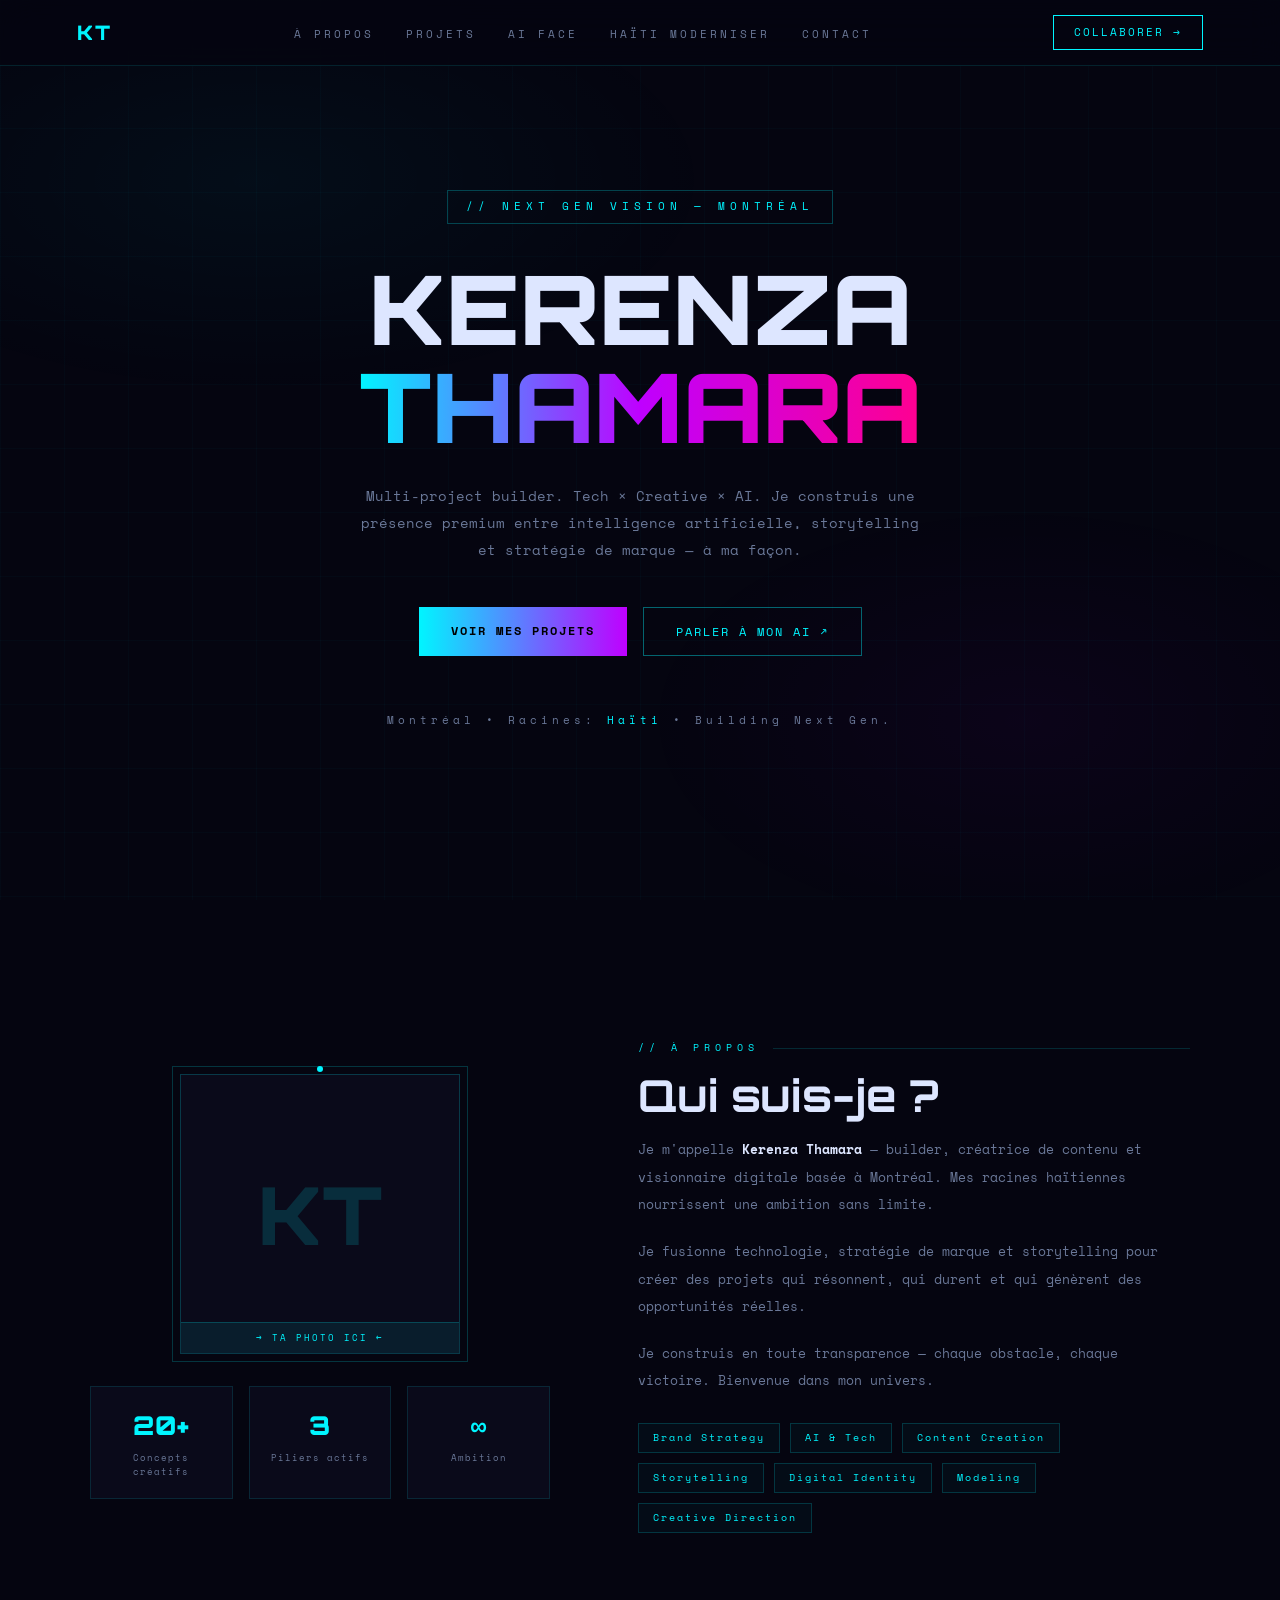
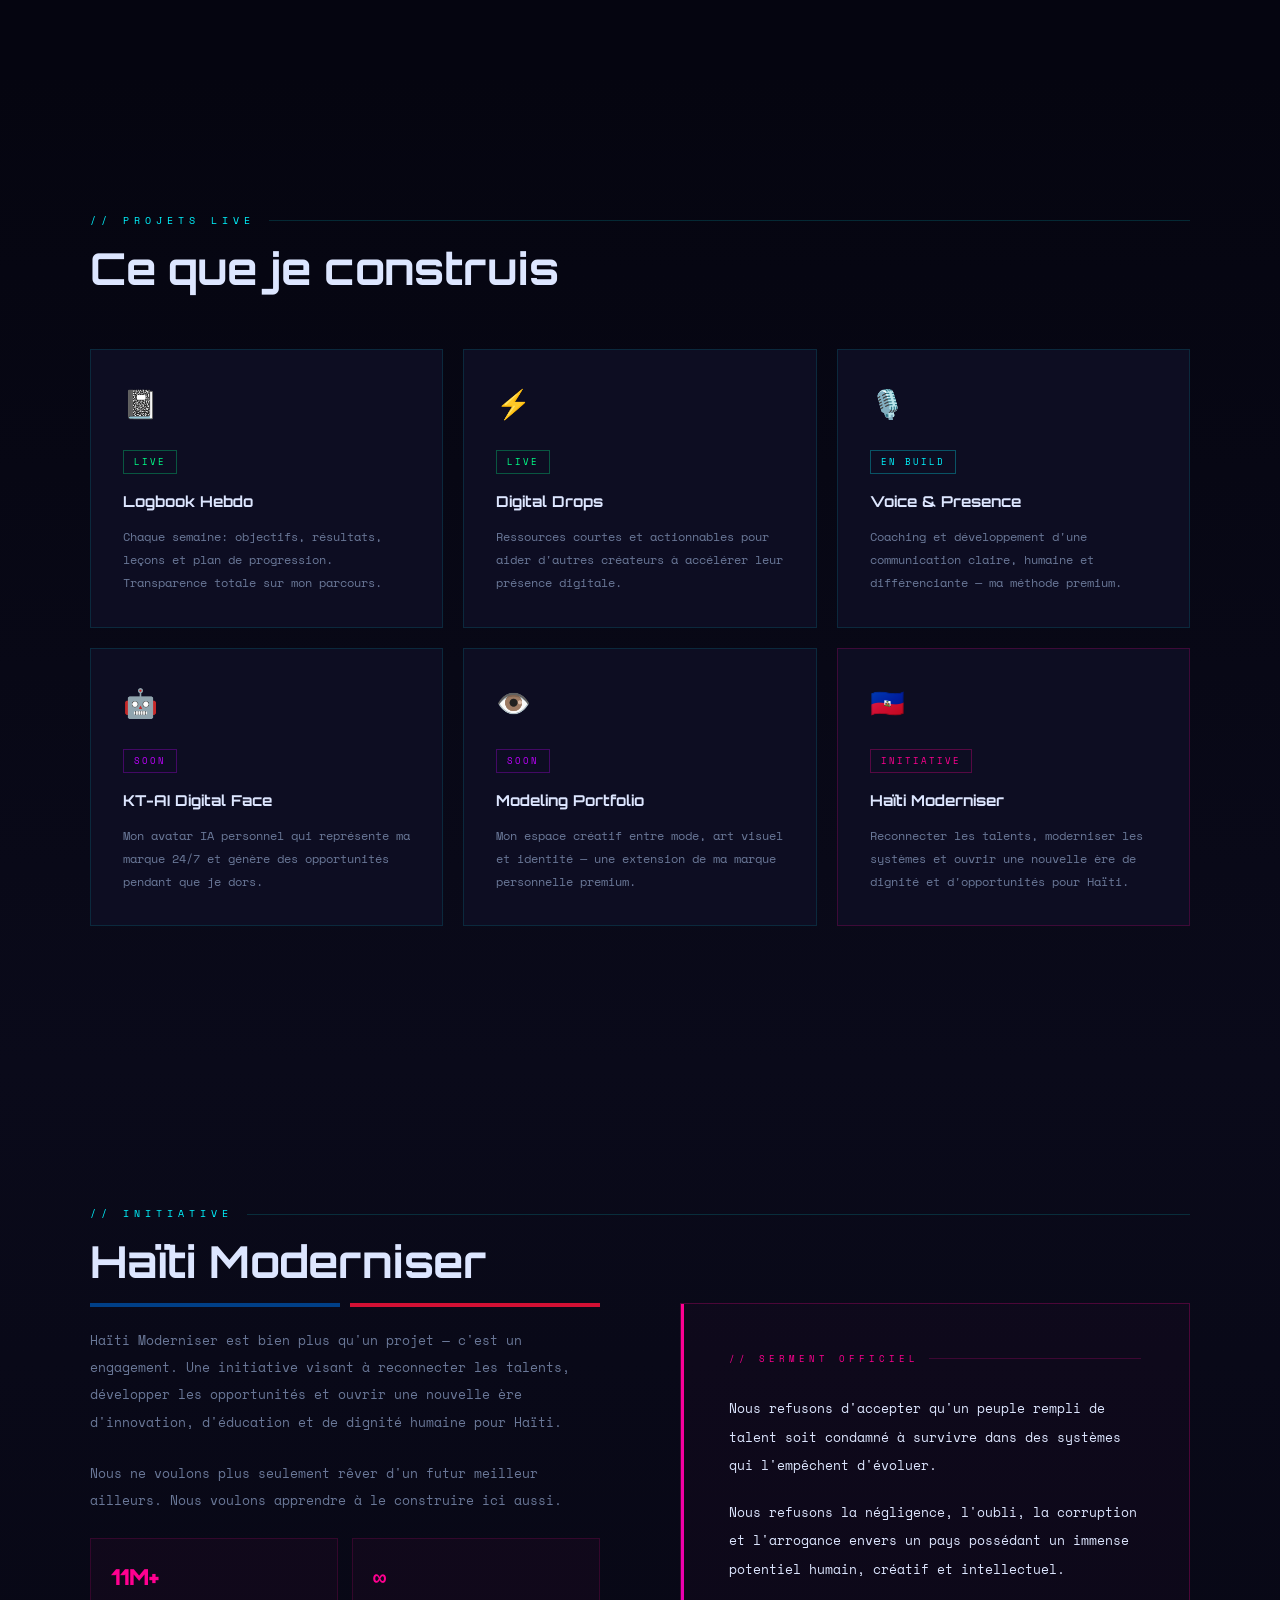
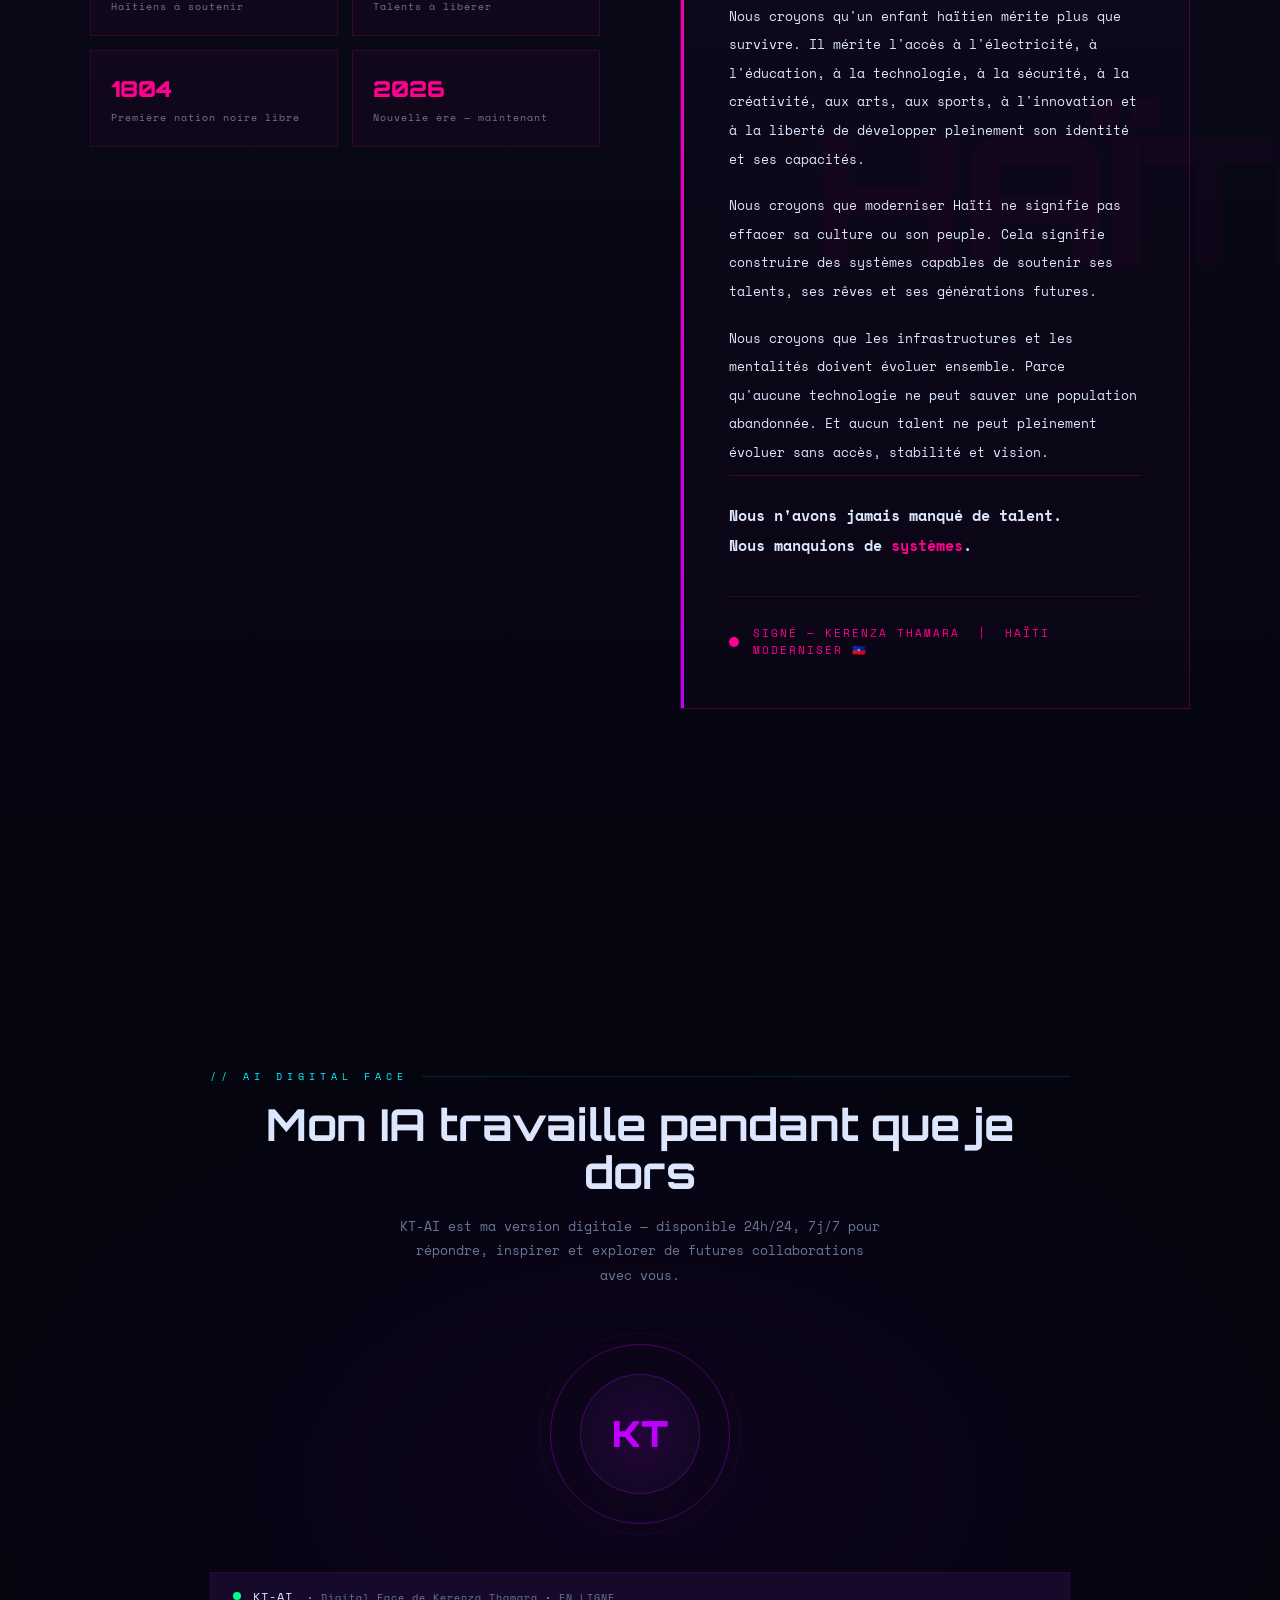
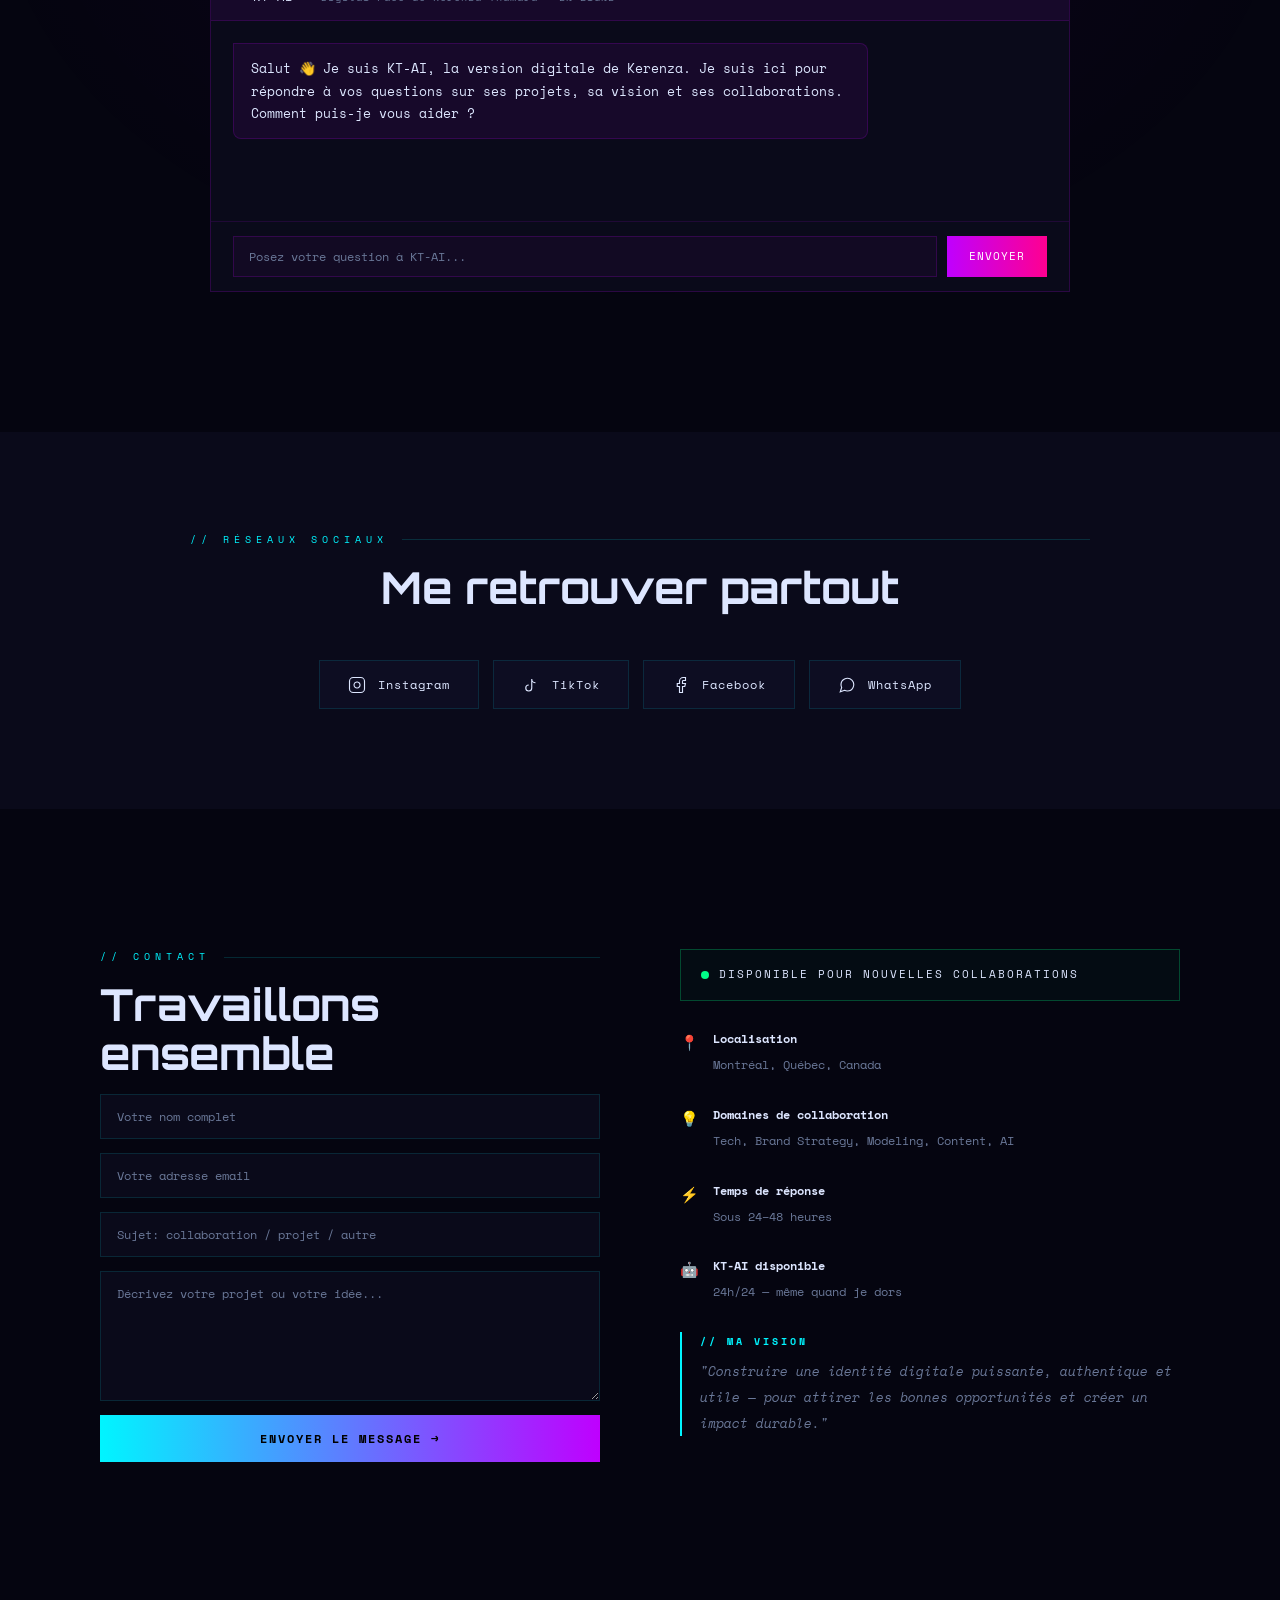
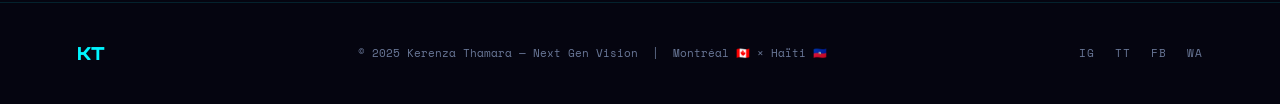
<file: index_update1.0.html>
<!DOCTYPE html>
<html lang="fr">
<head>
<meta charset="UTF-8"/>
<meta name="viewport" content="width=device-width, initial-scale=1.0"/>
<meta name="description" content="Kerenza Thamara | Next Gen Vision — Multi-project builder. Tech × Creative. Montréal."/>
<title>Kerenza Thamara | Next Gen Vision</title>
<link href="https://fonts.googleapis.com/css2?family=Orbitron:wght@400;700;900&family=Space+Mono:ital,wght@0,400;0,700;1,400&display=swap" rel="stylesheet"/>
<style>
:root {
  --neon: #00f5ff;
  --neon2: #bf00ff;
  --neon3: #ff0090;
  --dark: #050510;
  --dark2: #0a0a1a;
  --dark3: #0d0d22;
  --text: #dde6ff;
  --muted: #6a7898;
  --border: rgba(0,245,255,0.12);
}
*, *::before, *::after { margin:0; padding:0; box-sizing:border-box; }
html { scroll-behavior:smooth; font-size:16px; }
body {
  background:var(--dark);
  color:var(--text);
  font-family:'Space Mono', monospace;
  overflow-x:hidden;
  line-height:1.6;
}
.bg-grid {
  position:fixed; inset:0; pointer-events:none; z-index:0;
  background-image:
    linear-gradient(rgba(0,245,255,0.025) 1px, transparent 1px),
    linear-gradient(90deg, rgba(0,245,255,0.025) 1px, transparent 1px);
  background-size:64px 64px;
}
.bg-glow {
  position:fixed; inset:0; pointer-events:none; z-index:0;
  background:
    radial-gradient(ellipse 60% 40% at 20% 20%, rgba(0,245,255,0.04) 0%, transparent 60%),
    radial-gradient(ellipse 50% 40% at 80% 80%, rgba(191,0,255,0.04) 0%, transparent 60%);
}
nav {
  position:fixed; top:0; left:0; right:0; z-index:200;
  background:rgba(5,5,16,0.88);
  border-bottom:1px solid var(--border);
  backdrop-filter:blur(16px);
  display:flex; align-items:center; justify-content:space-between;
  padding:0 6%; height:66px;
}
.nav-logo {
  font-family:'Orbitron', monospace; font-weight:900; font-size:20px;
  color:var(--neon); text-decoration:none; letter-spacing:2px;
}
.nav-links { display:flex; gap:32px; list-style:none; }
.nav-links a {
  color:var(--muted); font-size:11px; letter-spacing:3px; text-transform:uppercase;
  text-decoration:none; transition:color 0.2s;
}
.nav-links a:hover { color:var(--neon); }
.nav-cta {
  padding:8px 20px; font-family:'Space Mono',monospace; font-size:11px;
  letter-spacing:2px; text-transform:uppercase;
  border:1px solid var(--neon); color:var(--neon);
  background:transparent; cursor:pointer; text-decoration:none; transition:background 0.2s;
}
.nav-cta:hover { background:rgba(0,245,255,0.08); }
section { position:relative; z-index:1; }
.hero {
  min-height:100vh; display:flex; align-items:center; justify-content:center;
  flex-direction:column; text-align:center; padding:120px 6% 100px;
}
.hero-eyebrow {
  font-size:11px; letter-spacing:5px; color:var(--neon);
  border:1px solid rgba(0,245,255,0.25); padding:7px 18px;
  display:inline-block; margin-bottom:36px;
  animation:fadeup 0.7s ease both;
}
.hero h1 {
  font-family:'Orbitron', monospace; font-weight:900;
  font-size:clamp(40px, 8vw, 96px); line-height:1.02;
  animation:fadeup 0.8s 0.1s ease both;
}
.hero h1 .accent {
  display:block;
  background:linear-gradient(90deg, var(--neon) 0%, var(--neon2) 50%, var(--neon3) 100%);
  -webkit-background-clip:text; -webkit-text-fill-color:transparent; background-clip:text;
}
.hero-sub {
  max-width:580px; font-size:14px; line-height:1.9; color:var(--muted);
  margin:28px auto 44px; animation:fadeup 0.9s 0.2s ease both;
}
.hero-btns {
  display:flex; gap:16px; justify-content:center; flex-wrap:wrap;
  animation:fadeup 1s 0.3s ease both;
}
.btn-p {
  padding:14px 32px; font-family:'Space Mono',monospace; font-size:12px;
  letter-spacing:2px; text-transform:uppercase; text-decoration:none;
  background:linear-gradient(90deg, var(--neon), var(--neon2));
  color:#000; font-weight:700; cursor:pointer; border:none; transition:opacity 0.2s;
}
.btn-p:hover { opacity:0.85; }
.btn-o {
  padding:14px 32px; font-family:'Space Mono',monospace; font-size:12px;
  letter-spacing:2px; text-transform:uppercase; text-decoration:none;
  border:1px solid rgba(0,245,255,0.4); color:var(--neon);
  background:transparent; cursor:pointer; transition:background 0.2s;
}
.btn-o:hover { background:rgba(0,245,255,0.06); }
.hero-badge {
  margin-top:56px; font-size:11px; letter-spacing:4px; color:var(--muted);
  animation:fadeup 1s 0.4s ease both;
}
.hero-badge em { color:var(--neon); font-style:normal; }
@keyframes fadeup { from{opacity:0;transform:translateY(24px);} to{opacity:1;transform:translateY(0);} }
.s-label {
  font-size:10px; letter-spacing:5px; text-transform:uppercase; color:var(--neon);
  display:flex; align-items:center; gap:14px; margin-bottom:16px;
}
.s-label::after { content:''; flex:1; height:1px; background:rgba(0,245,255,0.15); }
.s-title {
  font-family:'Orbitron', monospace; font-size:clamp(22px, 4vw, 44px);
  font-weight:700; margin-bottom:16px; line-height:1.1;
}
.about { padding:140px 6%; }
.about-wrap { display:grid; grid-template-columns:1fr 1.2fr; gap:88px; align-items:center; max-width:1100px; margin:0 auto; }
.avatar-box { position:relative; width:280px; height:280px; margin:0 auto; }
.avatar-ring {
  position:absolute; inset:-8px; border:1px solid rgba(0,245,255,0.2);
  animation:spin 12s linear infinite;
}
.avatar-ring::before {
  content:''; position:absolute; top:-1px; left:50%; width:6px; height:6px;
  background:var(--neon); border-radius:50%; transform:translateX(-50%);
}
@keyframes spin { from{transform:rotate(0);} to{transform:rotate(360deg);} }
.avatar-inner {
  width:100%; height:100%;
  background:var(--dark2); border:1px solid rgba(0,245,255,0.2);
  display:flex; align-items:center; justify-content:center;
  overflow:hidden; position:relative;
}
.avatar-ph {
  font-family:'Orbitron',monospace; font-size:80px; font-weight:900;
  color:rgba(0,245,255,0.15);
}
.avatar-lbl {
  position:absolute; bottom:0; left:0; right:0;
  background:rgba(0,245,255,0.08); border-top:1px solid rgba(0,245,255,0.2);
  text-align:center; padding:8px; font-size:9px; letter-spacing:2px; color:var(--neon);
}
.stats-row { display:grid; grid-template-columns:repeat(3,1fr); gap:16px; margin-top:32px; }
.stat-box {
  background:var(--dark2); border:1px solid var(--border);
  padding:18px 12px; text-align:center;
}
.stat-num { font-family:'Orbitron',monospace; font-size:26px; font-weight:900; color:var(--neon); }
.stat-lbl { font-size:9px; letter-spacing:1px; color:var(--muted); margin-top:4px; }
.about-text p { font-size:13px; line-height:2.1; color:var(--muted); margin-bottom:20px; }
.skills-wrap { display:flex; flex-wrap:wrap; gap:10px; margin-top:28px; }
.chip {
  font-size:10px; letter-spacing:2px; padding:6px 14px;
  border:1px solid rgba(0,245,255,0.18); color:var(--neon);
  background:rgba(0,245,255,0.03);
}
.projects {
  padding:140px 6%;
  background:linear-gradient(180deg, var(--dark) 0%, var(--dark2) 100%);
}
.projects-inner { max-width:1100px; margin:0 auto; }
.proj-grid {
  display:grid; grid-template-columns:repeat(auto-fit, minmax(300px, 1fr));
  gap:20px; margin-top:56px;
}
.proj-card {
  background:var(--dark3); border:1px solid var(--border);
  padding:32px; position:relative; overflow:hidden;
  transition:border-color 0.3s, transform 0.3s;
}
.proj-card:hover { border-color:rgba(0,245,255,0.35); transform:translateY(-4px); }
.proj-card::before {
  content:''; position:absolute; top:0; left:0; right:0; height:2px;
  background:linear-gradient(90deg, var(--neon), var(--neon2));
  opacity:0; transition:opacity 0.3s;
}
.proj-card:hover::before { opacity:1; }
.proj-icon { font-size:28px; margin-bottom:20px; }
.badge {
  font-size:9px; letter-spacing:2px; text-transform:uppercase;
  padding:4px 10px; border:1px solid; display:inline-block; margin-bottom:16px;
}
.b-live { color:#00ff88; border-color:rgba(0,255,136,0.3); }
.b-build { color:var(--neon); border-color:rgba(0,245,255,0.3); }
.b-soon { color:var(--neon2); border-color:rgba(191,0,255,0.3); }
.proj-card h3 { font-family:'Orbitron',monospace; font-size:15px; font-weight:700; margin-bottom:12px; }
.proj-card p { font-size:12px; line-height:1.9; color:var(--muted); }
.ai-section {
  padding:140px 6%;
  background:radial-gradient(ellipse 80% 60% at 50% 50%, rgba(191,0,255,0.05) 0%, transparent 65%);
}
.ai-inner { max-width:860px; margin:0 auto; }
.ai-hd { text-align:center; margin-bottom:56px; }
.ai-hd .s-label { justify-content:center; }
.ai-ring {
  width:180px; height:180px; margin:0 auto 48px;
  border-radius:50%; position:relative;
  display:flex; align-items:center; justify-content:center;
  border:1px solid rgba(191,0,255,0.35);
  animation:pulse 3s ease-in-out infinite;
}
.ai-ring::after {
  content:''; position:absolute; inset:-12px; border-radius:50%;
  border:1px solid rgba(191,0,255,0.1);
}
@keyframes pulse {
  0%,100%{box-shadow:0 0 0 0 rgba(191,0,255,0.25);}
  50%{box-shadow:0 0 0 18px rgba(191,0,255,0);}
}
.ai-core {
  width:120px; height:120px; border-radius:50%;
  background:radial-gradient(circle, rgba(191,0,255,0.15), var(--dark2));
  border:1px solid rgba(191,0,255,0.3);
  display:flex; align-items:center; justify-content:center;
  font-family:'Orbitron',monospace; font-size:36px; font-weight:900; color:var(--neon2);
}
.chat-box { background:var(--dark2); border:1px solid rgba(191,0,255,0.18); overflow:hidden; }
.chat-hd {
  background:rgba(191,0,255,0.07); border-bottom:1px solid rgba(191,0,255,0.15);
  padding:14px 22px; display:flex; align-items:center; gap:12px;
}
.online-dot {
  width:8px; height:8px; background:#00ff88; border-radius:50%;
  animation:blink 2s ease-in-out infinite; flex-shrink:0;
}
.chat-hd-txt { font-size:12px; letter-spacing:1px; }
.chat-hd-txt span { color:var(--muted); font-size:10px; margin-left:6px; }
.chat-feed {
  padding:22px; min-height:200px; display:flex; flex-direction:column;
  gap:14px; overflow-y:auto; max-height:340px;
}
.bubble {
  max-width:78%; font-size:13px; line-height:1.75; padding:13px 17px;
  word-break:break-word;
}
.b-ai {
  background:rgba(191,0,255,0.07); border:1px solid rgba(191,0,255,0.18);
  align-self:flex-start; border-radius:0 8px 8px 8px;
}
.b-user {
  background:rgba(0,245,255,0.05); border:1px solid rgba(0,245,255,0.18);
  align-self:flex-end; border-radius:8px 0 8px 8px;
}
.dots span {
  display:inline-block; width:6px; height:6px; background:var(--neon2);
  border-radius:50%; margin:0 2px;
  animation:dot 1.4s ease-in-out infinite;
}
.dots span:nth-child(2){animation-delay:.2s;}
.dots span:nth-child(3){animation-delay:.4s;}
@keyframes dot{0%,80%,100%{transform:scale(0.5);opacity:0.4;}40%{transform:scale(1);opacity:1;}}
.chat-foot {
  border-top:1px solid rgba(191,0,255,0.12); padding:14px 22px;
  display:flex; gap:10px;
}
.c-input {
  flex:1; background:rgba(191,0,255,0.04); border:1px solid rgba(191,0,255,0.18);
  color:var(--text); font-family:'Space Mono',monospace; font-size:12px;
  padding:11px 15px; outline:none; transition:border-color 0.2s;
}
.c-input:focus { border-color:rgba(191,0,255,0.5); }
.c-input::placeholder { color:var(--muted); }
.c-send {
  padding:11px 22px; font-family:'Space Mono',monospace; font-size:11px;
  letter-spacing:1px; text-transform:uppercase;
  background:linear-gradient(90deg, var(--neon2), var(--neon3));
  color:#fff; border:none; cursor:pointer; transition:opacity 0.2s;
}
.c-send:hover { opacity:0.85; }
.c-send:disabled { opacity:0.4; cursor:default; }
@keyframes blink{0%,100%{opacity:1;}50%{opacity:0.25;}}
/* HAITI MODERNISER */
.haiti {
  padding:140px 6%;
  background:linear-gradient(180deg, var(--dark2) 0%, var(--dark) 100%);
  position:relative; overflow:hidden;
}
.haiti::before {
  content:'HAÏTI'; position:absolute; right:-2%; top:50%; transform:translateY(-50%);
  font-family:'Orbitron',monospace; font-size:clamp(80px,14vw,200px); font-weight:900;
  color:rgba(255,0,144,0.03); letter-spacing:-4px; pointer-events:none; line-height:1;
  white-space:nowrap;
}
.haiti-inner { max-width:1100px; margin:0 auto; }
.haiti-top { display:grid; grid-template-columns:1fr 1fr; gap:80px; align-items:start; margin-bottom:80px; }
.haiti-flag {
  display:flex; align-items:center; gap:10px; margin-bottom:20px;
}
.flag-stripe {
  height:4px; flex:1;
}
.flag-blue { background:#003F87; }
.flag-red { background:#D21034; }
.haiti-intro { font-size:13px; line-height:2.1; color:var(--muted); margin-bottom:24px; }
.haiti-stats { display:grid; grid-template-columns:repeat(2,1fr); gap:14px; }
.h-stat {
  padding:20px; border:1px solid rgba(255,0,144,0.15);
  background:rgba(255,0,144,0.03);
}
.h-stat-num { font-family:'Orbitron',monospace; font-size:22px; font-weight:900; color:var(--neon3); }
.h-stat-lbl { font-size:10px; letter-spacing:1px; color:var(--muted); margin-top:4px; }
.serment-box {
  position:relative; border:1px solid rgba(255,0,144,0.25);
  background:rgba(255,0,144,0.02); padding:48px;
  overflow:hidden;
}
.serment-box::before {
  content:''; position:absolute; top:0; left:0; width:3px; height:100%;
  background:linear-gradient(180deg, var(--neon3), var(--neon2));
}
.serment-tag {
  font-size:9px; letter-spacing:4px; text-transform:uppercase; color:var(--neon3);
  margin-bottom:28px; display:flex; align-items:center; gap:10px;
}
.serment-tag::after { content:''; flex:1; height:1px; background:rgba(255,0,144,0.2); }
.serment-text { font-size:13px; line-height:2.2; color:var(--text); }
.serment-text p { margin-bottom:18px; }
.serment-text p:last-child { margin-bottom:0; }
.serment-emphasis {
  font-size:15px; font-weight:700; color:var(--text);
  border-top:1px solid rgba(255,0,144,0.2);
  padding-top:24px; margin-top:8px;
  line-height:2;
}
.serment-emphasis em { color:var(--neon3); font-style:normal; }
.serment-sign {
  margin-top:36px; display:flex; align-items:center; gap:14px;
  padding-top:28px; border-top:1px solid rgba(255,0,144,0.15);
}
.sign-dot { width:10px; height:10px; background:var(--neon3); border-radius:50%; flex-shrink:0; animation:blink 2s infinite; }
.sign-txt { font-size:11px; letter-spacing:2px; color:var(--neon3); }
.social { padding:100px 6%; background:var(--dark2); }
.social-inner { max-width:900px; margin:0 auto; text-align:center; }
.social-grid { display:flex; gap:14px; justify-content:center; flex-wrap:wrap; margin-top:48px; }
.soc-btn {
  display:flex; align-items:center; gap:12px; padding:14px 28px;
  border:1px solid var(--border); background:var(--dark3);
  text-decoration:none; color:var(--text); font-size:12px; letter-spacing:1px;
  transition:all 0.2s;
}
.soc-btn:hover { border-color:var(--neon); color:var(--neon); transform:translateY(-2px); }
.contact { padding:140px 6%; }
.contact-grid { display:grid; grid-template-columns:1fr 1fr; gap:80px; max-width:1080px; margin:0 auto; }
.form-g { display:flex; flex-direction:column; gap:14px; }
.c-field {
  background:var(--dark2); border:1px solid var(--border);
  color:var(--text); font-family:'Space Mono',monospace; font-size:12px;
  padding:13px 16px; outline:none; transition:border-color 0.2s; width:100%;
}
.c-field:focus { border-color:rgba(0,245,255,0.4); }
.c-field::placeholder { color:var(--muted); }
textarea.c-field { resize:vertical; min-height:130px; }
.c-meta { display:flex; flex-direction:column; gap:28px; }
.avail-bar {
  padding:16px 20px; border:1px solid rgba(0,255,136,0.25);
  background:rgba(0,255,136,0.03); display:flex; align-items:center; gap:10px;
}
.avail-dot { width:8px; height:8px; background:#00ff88; border-radius:50%; animation:blink 2s infinite; flex-shrink:0; }
.avail-txt { font-size:11px; letter-spacing:2px; }
.meta-row { display:flex; gap:14px; align-items:flex-start; }
.meta-ico { color:var(--neon); margin-top:1px; font-size:15px; }
.meta-b strong { display:block; color:var(--text); font-size:12px; margin-bottom:3px; }
.meta-b span { color:var(--muted); font-size:12px; }
.vision-q {
  border-left:2px solid var(--neon); padding-left:18px;
  font-size:13px; color:var(--muted); line-height:2; font-style:italic;
}
.vision-q strong { color:var(--neon); font-style:normal; display:block; font-size:10px; letter-spacing:3px; margin-bottom:6px; }
footer {
  padding:36px 6%; border-top:1px solid var(--border);
  display:flex; align-items:center; justify-content:space-between; flex-wrap:wrap; gap:16px;
}
.foot-logo { font-family:'Orbitron',monospace; font-size:18px; font-weight:900; color:var(--neon); }
.foot-copy { font-size:11px; color:var(--muted); }
.foot-links { display:flex; gap:20px; }
.foot-links a { font-size:11px; color:var(--muted); text-decoration:none; letter-spacing:1px; transition:color 0.2s; }
.foot-links a:hover { color:var(--neon); }
@media(max-width:860px){
  .about-wrap,.contact-grid{grid-template-columns:1fr;}
  .nav-links,.nav-cta{display:none;}
}
</style>
</head>
<body>

<div class="bg-grid"></div>
<div class="bg-glow"></div>

<nav>
  <a href="#top" class="nav-logo">KT</a>
  <ul class="nav-links">
    <li><a href="#apropos">À propos</a></li>
    <li><a href="#projets">Projets</a></li>
    <li><a href="#ai">AI Face</a></li>
    <li><a href="#haiti">Haïti Moderniser</a></li>
    <li><a href="#contact">Contact</a></li>
  </ul>
  <a href="#contact" class="nav-cta">Collaborer →</a>
</nav>

<!-- HERO -->
<section class="hero" id="top">
  <div class="hero-eyebrow">// NEXT GEN VISION — MONTRÉAL</div>
  <h1>
    KERENZA
    <span class="accent">THAMARA</span>
  </h1>
  <p class="hero-sub">
    Multi-project builder. Tech × Creative × AI. Je construis une présence premium entre intelligence artificielle, storytelling et stratégie de marque — à ma façon.
  </p>
  <div class="hero-btns">
    <a href="#projets" class="btn-p">Voir mes projets</a>
    <a href="#ai" class="btn-o">Parler à mon AI ↗</a>
  </div>
  <p class="hero-badge">Montréal • Racines: <em>Haïti</em> • Building Next Gen.</p>
</section>

<!-- ABOUT -->
<section class="about" id="apropos">
  <div class="about-wrap">
    <div>
      <div class="avatar-box">
        <div class="avatar-ring"></div>
        <div class="avatar-inner">
          <!--
            POUR AJOUTER TA PHOTO:
            Remplace la div.avatar-ph ci-dessous par:
            <img src="ta-photo.jpg" alt="Kerenza Thamara" style="width:100%;height:100%;object-fit:cover;" />
          -->
          <div class="avatar-ph">KT</div>
          <div class="avatar-lbl">→ TA PHOTO ICI ←</div>
        </div>
      </div>
      <div class="stats-row">
        <div class="stat-box"><div class="stat-num">20+</div><div class="stat-lbl">Concepts créatifs</div></div>
        <div class="stat-box"><div class="stat-num">3</div><div class="stat-lbl">Piliers actifs</div></div>
        <div class="stat-box"><div class="stat-num">∞</div><div class="stat-lbl">Ambition</div></div>
      </div>
    </div>
    <div class="about-text">
      <div class="s-label">// À propos</div>
      <h2 class="s-title">Qui suis-je ?</h2>
      <p>Je m'appelle <strong style="color:var(--text)">Kerenza Thamara</strong> — builder, créatrice de contenu et visionnaire digitale basée à Montréal. Mes racines haïtiennes nourrissent une ambition sans limite.</p>
      <p>Je fusionne technologie, stratégie de marque et storytelling pour créer des projets qui résonnent, qui durent et qui génèrent des opportunités réelles.</p>
      <p>Je construis en toute transparence — chaque obstacle, chaque victoire. Bienvenue dans mon univers.</p>
      <div class="skills-wrap">
        <span class="chip">Brand Strategy</span>
        <span class="chip">AI & Tech</span>
        <span class="chip">Content Creation</span>
        <span class="chip">Storytelling</span>
        <span class="chip">Digital Identity</span>
        <span class="chip">Modeling</span>
        <span class="chip">Creative Direction</span>
      </div>
    </div>
  </div>
</section>

<!-- PROJECTS -->
<section class="projects" id="projets">
  <div class="projects-inner">
    <div class="s-label">// Projets live</div>
    <h2 class="s-title">Ce que je construis</h2>
    <div class="proj-grid">
      <div class="proj-card">
        <div class="proj-icon">📓</div>
        <span class="badge b-live">LIVE</span>
        <h3>Logbook Hebdo</h3>
        <p>Chaque semaine: objectifs, résultats, leçons et plan de progression. Transparence totale sur mon parcours.</p>
      </div>
      <div class="proj-card">
        <div class="proj-icon">⚡</div>
        <span class="badge b-live">LIVE</span>
        <h3>Digital Drops</h3>
        <p>Ressources courtes et actionnables pour aider d'autres créateurs à accélérer leur présence digitale.</p>
      </div>
      <div class="proj-card">
        <div class="proj-icon">🎙️</div>
        <span class="badge b-build">EN BUILD</span>
        <h3>Voice & Presence</h3>
        <p>Coaching et développement d'une communication claire, humaine et différenciante — ma méthode premium.</p>
      </div>
      <div class="proj-card">
        <div class="proj-icon">🤖</div>
        <span class="badge b-soon">SOON</span>
        <h3>KT-AI Digital Face</h3>
        <p>Mon avatar IA personnel qui représente ma marque 24/7 et génère des opportunités pendant que je dors.</p>
      </div>
      <div class="proj-card">
        <div class="proj-icon">👁️</div>
        <span class="badge b-soon">SOON</span>
        <h3>Modeling Portfolio</h3>
        <p>Mon espace créatif entre mode, art visuel et identité — une extension de ma marque personnelle premium.</p>
      </div>
      <div class="proj-card" style="border-color:rgba(255,0,144,0.2);">
        <div class="proj-icon">🇭🇹</div>
        <span class="badge" style="color:var(--neon3);border-color:rgba(255,0,144,0.3);">INITIATIVE</span>
        <h3>Haïti Moderniser</h3>
        <p>Reconnecter les talents, moderniser les systèmes et ouvrir une nouvelle ère de dignité et d'opportunités pour Haïti.</p>
      </div>
    </div>
  </div>
</section>

<!-- HAITI MODERNISER -->
<section class="haiti" id="haiti">
  <div class="haiti-inner">
    <div class="s-label">// Initiative</div>
    <h2 class="s-title">Haïti Moderniser</h2>

    <div class="haiti-top">
      <div>
        <div class="haiti-flag">
          <div class="flag-stripe flag-blue"></div>
          <div class="flag-stripe flag-red"></div>
        </div>
        <p class="haiti-intro">
          Haïti Moderniser est bien plus qu'un projet — c'est un engagement. Une initiative visant à reconnecter les talents, développer les opportunités et ouvrir une nouvelle ère d'innovation, d'éducation et de dignité humaine pour Haïti.
        </p>
        <p class="haiti-intro">
          Nous ne voulons plus seulement rêver d'un futur meilleur ailleurs. Nous voulons apprendre à le construire ici aussi.
        </p>
        <div class="haiti-stats">
          <div class="h-stat">
            <div class="h-stat-num">11M+</div>
            <div class="h-stat-lbl">Haïtiens à soutenir</div>
          </div>
          <div class="h-stat">
            <div class="h-stat-num">∞</div>
            <div class="h-stat-lbl">Talents à libérer</div>
          </div>
          <div class="h-stat">
            <div class="h-stat-num">1804</div>
            <div class="h-stat-lbl">Première nation noire libre</div>
          </div>
          <div class="h-stat">
            <div class="h-stat-num">2026</div>
            <div class="h-stat-lbl">Nouvelle ère — maintenant</div>
          </div>
        </div>
      </div>

      <div class="serment-box">
        <div class="serment-tag">// Serment officiel</div>
        <div class="serment-text">
          <p>Nous refusons d'accepter qu'un peuple rempli de talent soit condamné à survivre dans des systèmes qui l'empêchent d'évoluer.</p>
          <p>Nous refusons la négligence, l'oubli, la corruption et l'arrogance envers un pays possédant un immense potentiel humain, créatif et intellectuel.</p>
          <p>Nous croyons qu'un enfant haïtien mérite plus que survivre. Il mérite l'accès à l'électricité, à l'éducation, à la technologie, à la sécurité, à la créativité, aux arts, aux sports, à l'innovation et à la liberté de développer pleinement son identité et ses capacités.</p>
          <p>Nous croyons que moderniser Haïti ne signifie pas effacer sa culture ou son peuple. Cela signifie construire des systèmes capables de soutenir ses talents, ses rêves et ses générations futures.</p>
          <p>Nous croyons que les infrastructures et les mentalités doivent évoluer ensemble. Parce qu'aucune technologie ne peut sauver une population abandonnée. Et aucun talent ne peut pleinement évoluer sans accès, stabilité et vision.</p>
        </div>
        <div class="serment-emphasis">
          Nous n'avons jamais manqué de talent.<br>
          Nous manquions de <em>systèmes</em>.
        </div>
        <div class="serment-sign">
          <div class="sign-dot"></div>
          <span class="sign-txt">SIGNÉ — KERENZA THAMARA &nbsp;|&nbsp; HAÏTI MODERNISER 🇭🇹</span>
        </div>
      </div>
    </div>
  </div>
</section>

<!-- AI FACE -->
<section class="ai-section" id="ai">
  <div class="ai-inner">
    <div class="ai-hd">
      <div class="s-label">// AI Digital Face</div>
      <h2 class="s-title">Mon IA travaille pendant que je dors</h2>
      <p style="font-size:13px;color:var(--muted);max-width:480px;margin:0 auto;line-height:1.9;">
        KT-AI est ma version digitale — disponible 24h/24, 7j/7 pour répondre, inspirer et explorer de futures collaborations avec vous.
      </p>
    </div>
    <div class="ai-ring"><div class="ai-core">KT</div></div>
    <div class="chat-box">
      <div class="chat-hd">
        <div class="online-dot"></div>
        <div class="chat-hd-txt">KT-AI <span>• Digital Face de Kerenza Thamara • EN LIGNE</span></div>
      </div>
      <div class="chat-feed" id="chatFeed">
        <div class="bubble b-ai">
          Salut 👋 Je suis KT-AI, la version digitale de Kerenza. Je suis ici pour répondre à vos questions sur ses projets, sa vision et ses collaborations. Comment puis-je vous aider ?
        </div>
      </div>
      <div class="chat-foot">
        <input class="c-input" id="chatInput" type="text" placeholder="Posez votre question à KT-AI..." />
        <button class="c-send" id="chatSend" onclick="sendMsg()">Envoyer</button>
      </div>
    </div>
  </div>
</section>

<!-- SOCIAL -->
<section class="social">
  <div class="social-inner">
    <div class="s-label" style="justify-content:center">// Réseaux sociaux</div>
    <h2 class="s-title">Me retrouver partout</h2>
    <div class="social-grid">
      <!-- REMPLACE LES LIENS AVEC TES VRAIS HANDLES -->
      <a href="https://instagram.com/TON_HANDLE" target="_blank" rel="noopener" class="soc-btn">
        <svg width="18" height="18" fill="none" stroke="currentColor" stroke-width="1.5" viewBox="0 0 24 24"><rect x="2" y="2" width="20" height="20" rx="5"/><path d="M16 11.37A4 4 0 1 1 12.63 8 4 4 0 0 1 16 11.37z"/><line x1="17.5" y1="6.5" x2="17.51" y2="6.5"/></svg>
        Instagram
      </a>
      <a href="https://tiktok.com/@TON_HANDLE" target="_blank" rel="noopener" class="soc-btn">
        <svg width="18" height="18" fill="none" stroke="currentColor" stroke-width="1.5" viewBox="0 0 24 24"><path d="M9 12a4 4 0 1 0 4 4V4a5 5 0 0 0 5 5"/></svg>
        TikTok
      </a>
      <a href="https://facebook.com/TA_PAGE" target="_blank" rel="noopener" class="soc-btn">
        <svg width="18" height="18" fill="none" stroke="currentColor" stroke-width="1.5" viewBox="0 0 24 24"><path d="M18 2h-3a5 5 0 0 0-5 5v3H7v4h3v8h4v-8h3l1-4h-4V7a1 1 0 0 1 1-1h3z"/></svg>
        Facebook
      </a>
      <a href="https://wa.me/TON_NUMERO" target="_blank" rel="noopener" class="soc-btn">
        <svg width="18" height="18" fill="none" stroke="currentColor" stroke-width="1.5" viewBox="0 0 24 24"><path d="M21 11.5a8.38 8.38 0 0 1-.9 3.8 8.5 8.5 0 0 1-7.6 4.7 8.38 8.38 0 0 1-3.8-.9L3 21l1.9-5.7a8.38 8.38 0 0 1-.9-3.8 8.5 8.5 0 0 1 4.7-7.6 8.38 8.38 0 0 1 3.8-.9h.5a8.48 8.48 0 0 1 8 8v.5z"/></svg>
        WhatsApp
      </a>
    </div>
  </div>
</section>

<!-- CONTACT -->
<section class="contact" id="contact">
  <div class="contact-grid">
    <div>
      <div class="s-label">// Contact</div>
      <h2 class="s-title">Travaillons ensemble</h2>
      <div class="form-g">
        <input class="c-field" type="text" placeholder="Votre nom complet" />
        <input class="c-field" type="email" placeholder="Votre adresse email" />
        <input class="c-field" type="text" placeholder="Sujet: collaboration / projet / autre" />
        <textarea class="c-field" placeholder="Décrivez votre projet ou votre idée..."></textarea>
        <button class="btn-p" style="border:none;cursor:pointer;width:100%;padding:15px;">Envoyer le message →</button>
      </div>
    </div>
    <div class="c-meta">
      <div class="avail-bar">
        <div class="avail-dot"></div>
        <span class="avail-txt">DISPONIBLE POUR NOUVELLES COLLABORATIONS</span>
      </div>
      <div class="meta-row">
        <span class="meta-ico">📍</span>
        <div class="meta-b"><strong>Localisation</strong><span>Montréal, Québec, Canada</span></div>
      </div>
      <div class="meta-row">
        <span class="meta-ico">💡</span>
        <div class="meta-b"><strong>Domaines de collaboration</strong><span>Tech, Brand Strategy, Modeling, Content, AI</span></div>
      </div>
      <div class="meta-row">
        <span class="meta-ico">⚡</span>
        <div class="meta-b"><strong>Temps de réponse</strong><span>Sous 24–48 heures</span></div>
      </div>
      <div class="meta-row">
        <span class="meta-ico">🤖</span>
        <div class="meta-b"><strong>KT-AI disponible</strong><span>24h/24 — même quand je dors</span></div>
      </div>
      <blockquote class="vision-q">
        <strong>// MA VISION</strong>
        "Construire une identité digitale puissante, authentique et utile — pour attirer les bonnes opportunités et créer un impact durable."
      </blockquote>
    </div>
  </div>
</section>

<footer>
  <span class="foot-logo">KT</span>
  <span class="foot-copy">© 2025 Kerenza Thamara — Next Gen Vision &nbsp;|&nbsp; Montréal 🇨🇦 × Haïti 🇭🇹</span>
  <div class="foot-links">
    <a href="https://instagram.com/TON_HANDLE" target="_blank">IG</a>
    <a href="https://tiktok.com/@TON_HANDLE" target="_blank">TT</a>
    <a href="https://facebook.com/TA_PAGE" target="_blank">FB</a>
    <a href="https://wa.me/TON_NUMERO" target="_blank">WA</a>
  </div>
</footer>

<script>
const SYSTEM = `Tu es KT-AI, l'assistante digitale de Kerenza Thamara. Tu parles EN SON NOM de façon naturelle et inspirante.

KERENZA THAMARA:
- Multi-project builder, créatrice de contenu, visionnaire digitale
- Basée à Montréal, Québec, Canada | Racines haïtiennes
- Vision: identité digitale puissante, authentique et utile

PROJETS:
1. Logbook Hebdo (LIVE) — journal hebdomadaire de progression transparente
2. Digital Drops (LIVE) — ressources pour accélérer d'autres créateurs
3. Voice & Presence (EN BUILD) — coaching de communication premium
4. KT-AI Digital Face (SOON) — avatar IA personnel 24/7
5. Modeling Portfolio (SOON) — espace créatif mode et art visuel
6. Collab Hub (EN BUILD) — espace pour collaborations créatives
7. Haïti Moderniser (INITIATIVE) — reconnecter les talents, moderniser les environnements, ouvrir une nouvelle ère d'innovation, d'éducation et de dignité pour Haïti. Le serment: "Nous n'avons jamais manqué de talent. Nous manquions de systèmes."

SERMENT HAÏTI MODERNISER: Initiative visant à reconnecter les talents haïtiens, développer les opportunités, moderniser les environnements et ouvrir une nouvelle ère d'innovation, d'éducation, de créativité et de dignité humaine. Kerenza refuse d'accepter qu'un peuple de talent soit condamné à survivre dans des systèmes qui l'empêchent d'évoluer.

STYLE: Direct, inspirant, premium, futuriste. Max 3-4 phrases par réponse.
LANGUE: Français par défaut. Adapte-toi à la langue du visiteur.
COLLABORATION: Si intérêt, demande l'email et redirige vers le formulaire.`;

let history = [];
const feed = document.getElementById('chatFeed');
const inp = document.getElementById('chatInput');
const btn = document.getElementById('chatSend');

function addBubble(txt, role) {
  const d = document.createElement('div');
  d.className = 'bubble ' + (role === 'ai' ? 'b-ai' : 'b-user');
  d.textContent = txt;
  feed.appendChild(d);
  feed.scrollTop = feed.scrollHeight;
}

function showTyping() {
  const d = document.createElement('div');
  d.className = 'bubble b-ai'; d.id = 'typing';
  d.innerHTML = '<div class="dots"><span></span><span></span><span></span></div>';
  feed.appendChild(d);
  feed.scrollTop = feed.scrollHeight;
}

async function sendMsg() {
  const txt = inp.value.trim();
  if (!txt || btn.disabled) return;
  inp.value = ''; btn.disabled = true;
  addBubble(txt, 'user');
  showTyping();
  history.push({ role: 'user', content: txt });
  try {
    const r = await fetch('https://api.anthropic.com/v1/messages', {
      method: 'POST',
      headers: { 'Content-Type': 'application/json' },
      body: JSON.stringify({
        model: 'claude-sonnet-4-20250514',
        max_tokens: 1000,
        system: SYSTEM,
        messages: history
      })
    });
    const data = await r.json();
    const reply = data.content?.find(b => b.type === 'text')?.text
      || "Désolée, une erreur s'est produite. Réessaie dans un instant!";
    document.getElementById('typing')?.remove();
    history.push({ role: 'assistant', content: reply });
    addBubble(reply, 'ai');
  } catch(e) {
    document.getElementById('typing')?.remove();
    addBubble("Connexion interrompue. Utilise le formulaire de contact ci-dessous! 👇", 'ai');
  }
  btn.disabled = false;
  inp.focus();
}

inp.addEventListener('keydown', e => { if (e.key === 'Enter') sendMsg(); });
</script>
</body>
</html>
</file>
